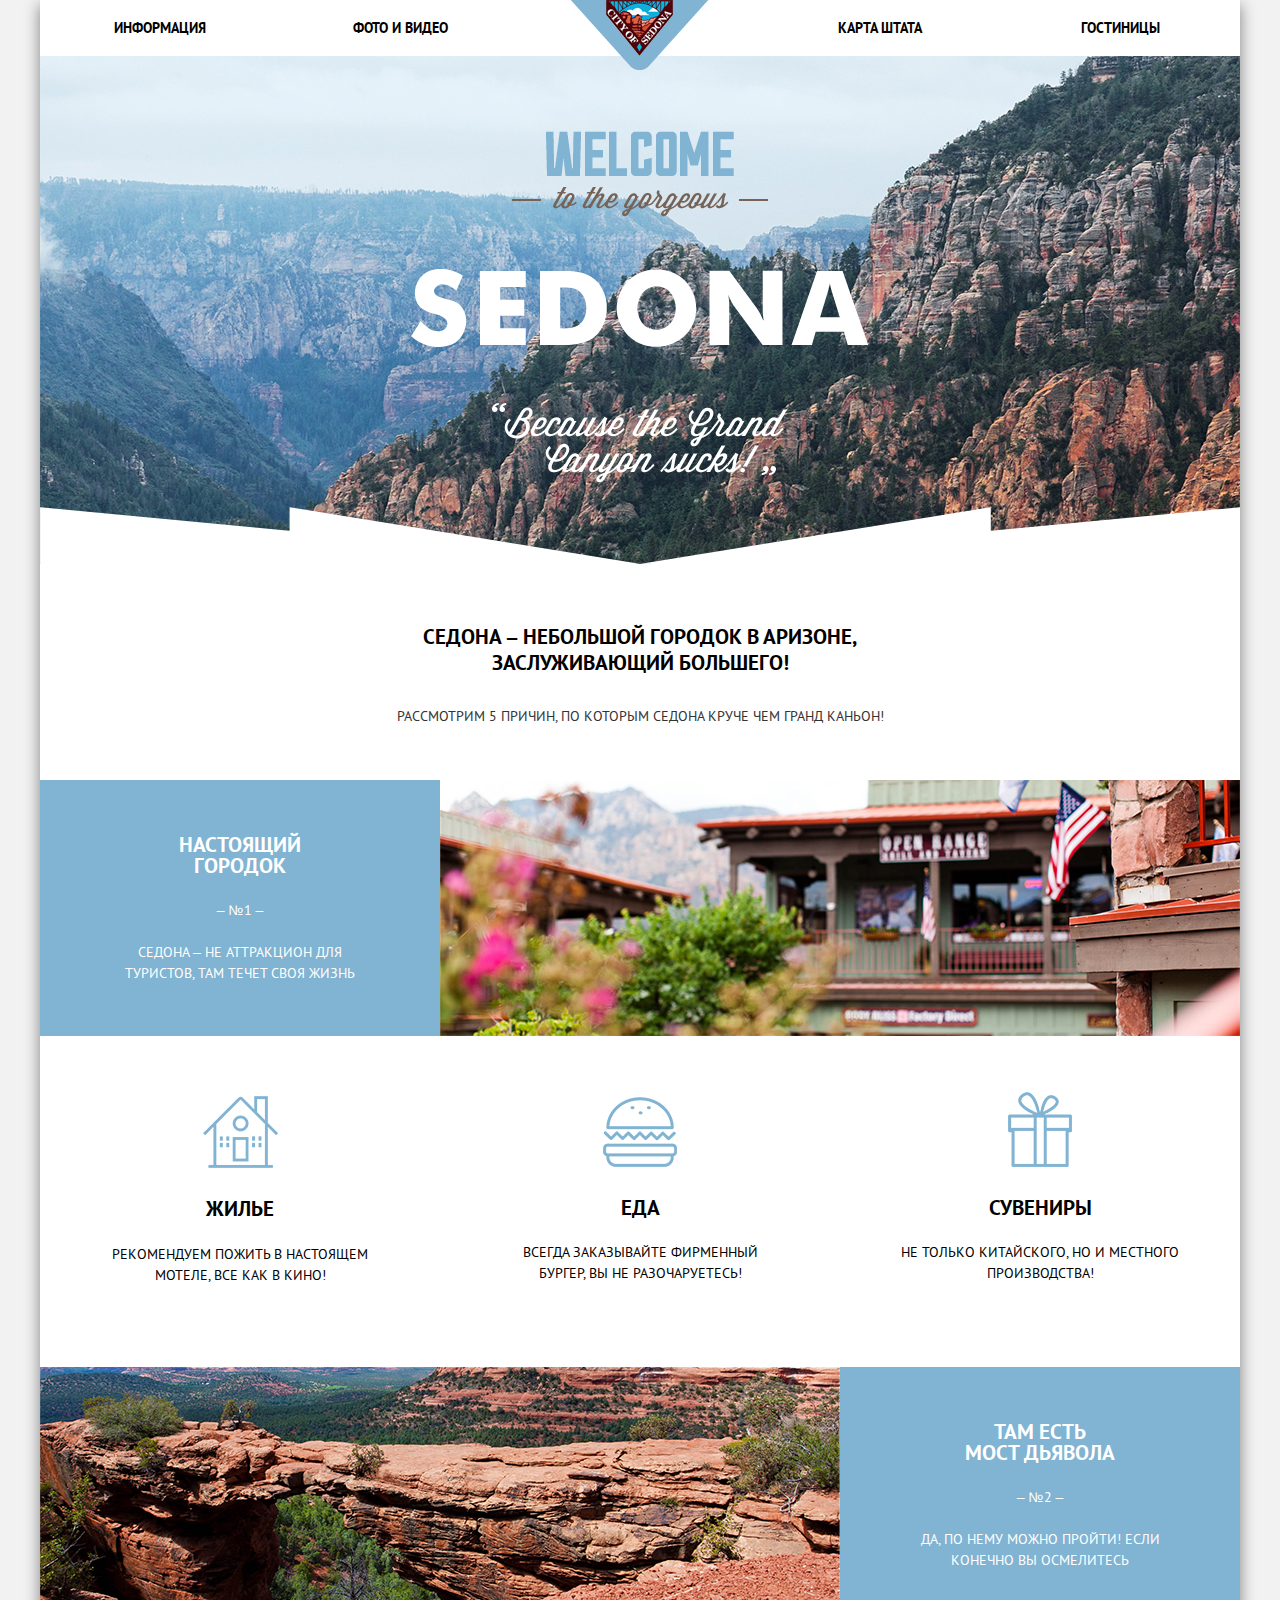
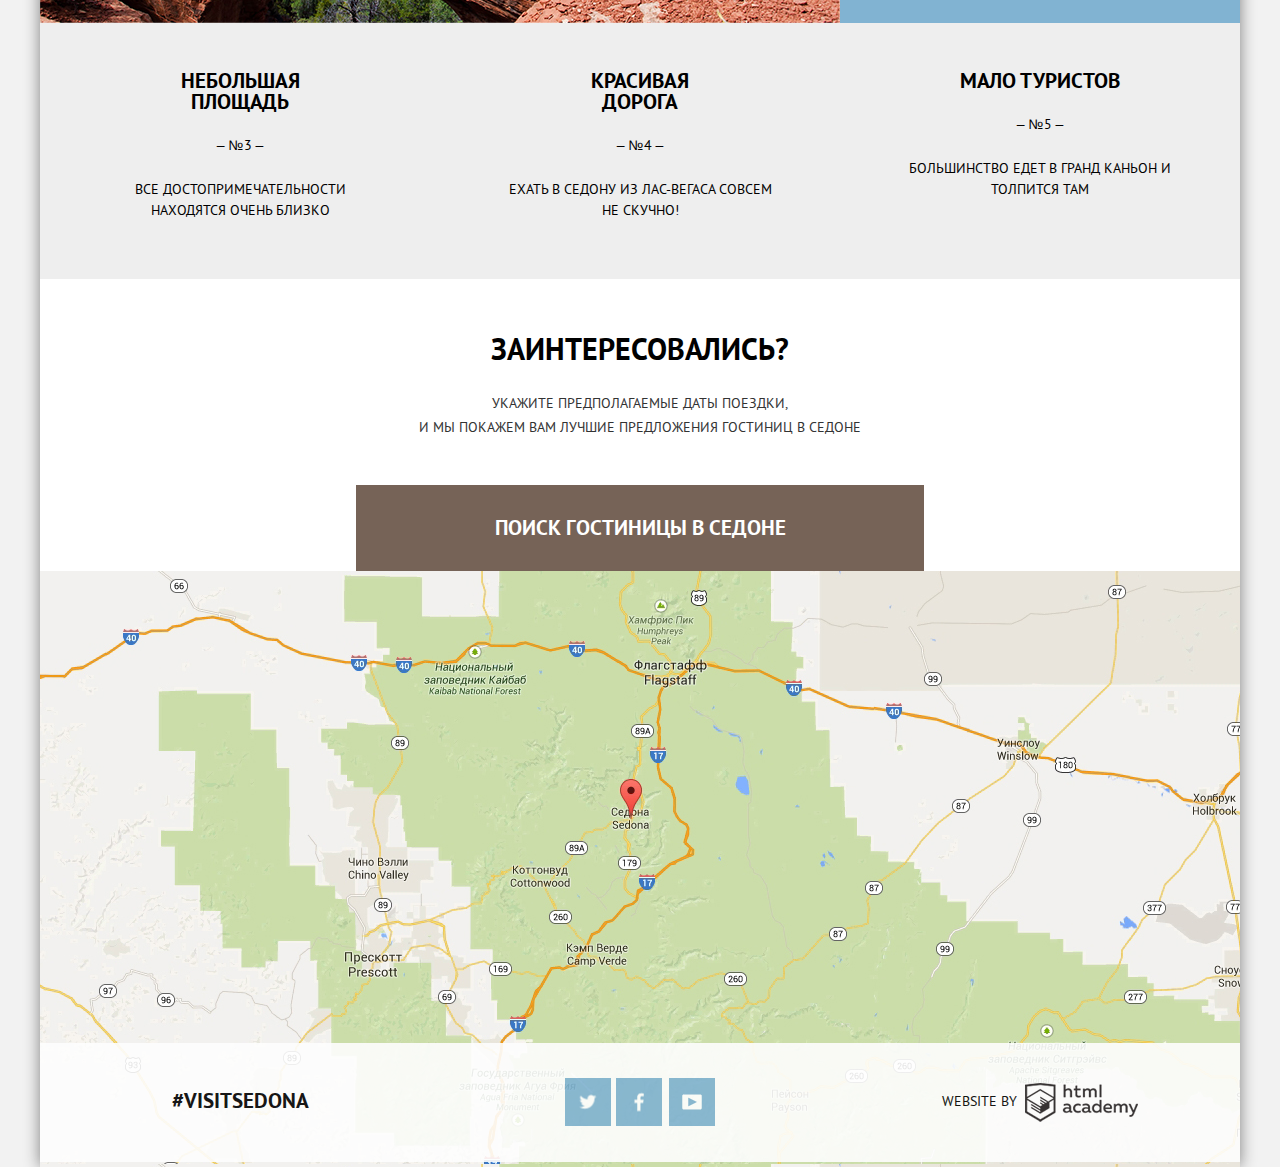
<file: index.html>
<!DOCTYPE html>
<html lang="ru">

<head>
  <meta charset="utf-8">
  <title>Седона - небольшой городок</title>
  <link rel="stylesheet" href="css/normalize.css">
  <link rel="stylesheet" href="css/style_mini.css">

</head>

<body>
  <div class="container">
    <header class="main-header">
      <nav class="main-navigation">
        <ul>
          <li>
            <a href="#">информация</a>
          </li>
          <li>
            <a href="#">фото и видео</a>
          </li>
          <li>
            <a href="#">карта штата</a>
          </li>
          <li>
            <a href="hotels.html">гостиницы</a>
          </li>
        </ul>
      </nav>
      <div class="logo">
        <a href="index.html"><img src="img/logo.png" width="138" height="70" alt="логотип"></a>
      </div>
    </header>


    <section class="intro-image">
      <div class="img-main_text">
        <img src="img/main_text.png" width="458" height="352" alt="центральный текст">
      </div>
      <div class="img-mask">
        <img src="img/mask.png" width="1200" height="57" alt="маска">
      </div>
    </section>

    <section class="intro-text">
      <h2>CЕДОНА – НЕБОЛЬШОЙ ГОРОДОК В АРИЗОНЕ, ЗАСЛУЖИВАЮЩИЙ БОЛЬШЕГО!</h2>
      <h3>рассмотрим 5 причин, по которым седона круче чем гранд каньон!</h3>

    </section>

    <section class="features features-blue">
      <div class="features-item">
        <h2>НАСТОЯЩИЙ ГОРОДОК</h2>
        <span> – №1 – </span>
        <p>седона – не аттракцион для туристов, там течет своя жизнь</p>
      </div>
      <div class="features-image">
        <img src="img/town.jpg" width="800" height="256" alt="фотография седоны 2">
      </div>
    </section>

    <section class="advantages">
      <div class="advantages-item advantages-item-left">
        <img src="img/icons/icon_home.png" width="75" height="72" alt="иконка жилье">
        <h2>ЖИЛЬЕ</h2>
        <p>рекомендуем пожить в настоящем мотеле, все как в кино!</p>
      </div>
      <div class="advantages-item advantages-item-center">
        <img src="img/icons/icon_food.png" width="74" height="70" alt="иконка еда">
        <h2>ЕДА</h2>
        <p>всегда заказывайте фирменный бургер, вы не разочаруетесь!</p>
      </div>
      <div class="advantages-item advantages-item-right">
        <img src="img/icons/icon_present.png" width="64" height="75" alt="иконка сувениры">
        <h2>СУВЕНИРЫ</h2>
        <p>не только китайского, но и местного производства!</p>
      </div>
    </section>

    <section class="features features-blue">
      <div class="features-image">
        <img src="img/bridge.jpg" width="800" height="256" alt="фотография седоны 2">
      </div>
      <div class="features-item features-item-right">
        <h2>ТАМ ЕСТЬ<br> МОСТ ДЬЯВОЛА</h2>
        <span> – №2 – </span>
        <p>да, по нему можно пройти! если конечно вы осмелитесь</p>
      </div>
    </section>

    <section class="features features-grey">
      <div class="features-item">
        <h2>НЕБОЛЬШАЯ ПЛОЩАДЬ</h2>
        <span> – №3 – </span>
        <p>все достопримечательности находятся очень близко</p>
      </div>
      <div class="features-item">
        <h2>КРАСИВАЯ ДОРОГА</h2>
        <span> – №4 – </span>
        <p>ехать в седону из лас-вегаса совсем не скучно!</p>
      </div>
      <div class="features-item">
        <h2>МАЛО ТУРИСТОВ</h2>
        <span> – №5 – </span>
        <p>большинство едет в гранд каньон и толпится там</p>
      </div>
    </section>

    <section class="search">
      <h3>ЗАИНТЕРЕСОВАЛИСЬ?</h3>
      <p>укажите предполагаемые даты поездки,<br> и мы покажем вам лучшие предложения гостиниц в седоне</p>
      <div class="search-box">
        <a href="form.html" class="search-btn">ПОИСК ГОСТИНИЦЫ В СЕДОНЕ</a>
      </div>
    </section>

    <section class="map">
      <div class="modal-content">
        <div class="from">
          <label for="check-in">ДАТА ЗАЕЗДА:</label>
          <input type="text" name="check-in" id="check-in" value="24 АПРЕЛЯ 2017">
          <a href="#" class="calendar"></a>
        </div>

        <div class="to">
          <label for="check-out">ДАТА ВЫЕЗДА:</label>
          <input type="text" name="check-out" id="check-out" value="4 ИЮЛЯ 2017">
          <a href="#" class="calendar"></a>
        </div>

        <div class="guests">
          <div class="guest-adults">
            <label for="adults">ВЗРОСЛЫЕ:</label>
            <button type="button" name="minus" class="minus-btn"></button>
            <input type="text" name="adults" id="adults" value="2" class="input-adults">
            <button type="button" name="minus" class="plus-btn"></button>
          </div>

          <div class="guest-children">
            <label for="children">ДЕТИ:</label>
            <button type="button" name="minus" class="minus-btn minus-btn-right"></button>
            <input type="text" name="children" id="children" value="0" class="input-children">
            <button type="button" name="minus" class="plus-btn"></button>
          </div>
        </div>

        <div class="search-btn-popup">
          <a href="#">НАЙТИ</a>
        </div>

      </div>
      <iframe src="https://www.google.com/maps/embed?pb=!1m18!1m12!1m3!1d104770.38018730543!2d-111.86517855273749!3d34.85435832354931!2m3!1f0!2f0!3f0!3m2!1i1024!2i768!4f13.1!3m3!1m2!1s0x872da132f942b00d%3A0x5548c523fa6c8efd!2z0KHQtdC00L7QvdCwLCDQkNGA0LjQt9C-0L3QsCA4NjMzNiwg0KHQqNCQ!5e0!3m2!1sru!2sru!4v1487014991630"
          width="1200" height="593" allowfullscreen>
        </iframe>
    </section>

    <footer class="main-footer index-footer">
      <section class="footer-hashtag">
        <a href="#">#VISITSEDONA</a>
      </section>

      <section class="footer-social">
        <a class="social-btn social-btn-tw" href="#">Твиттер</a>
        <a class="social-btn social-btn-fb" href="#">Фейсбук</a>
        <a class="social-btn social-btn-yt" href="#">Ютуб</a>
      </section>
      <section class="footer-copyright">
        <span>WEBSITE BY</span>
        <a class="btn-academy" href="https://htmlacademy.ru">
          <!-- <img src="img/academy.png" width="113" height="39" alt="academy">-->
        </a>
      </section>
    </footer>

  </div>
  <script src="js/script_mini.js"></script>
</body>

</html>
</file>
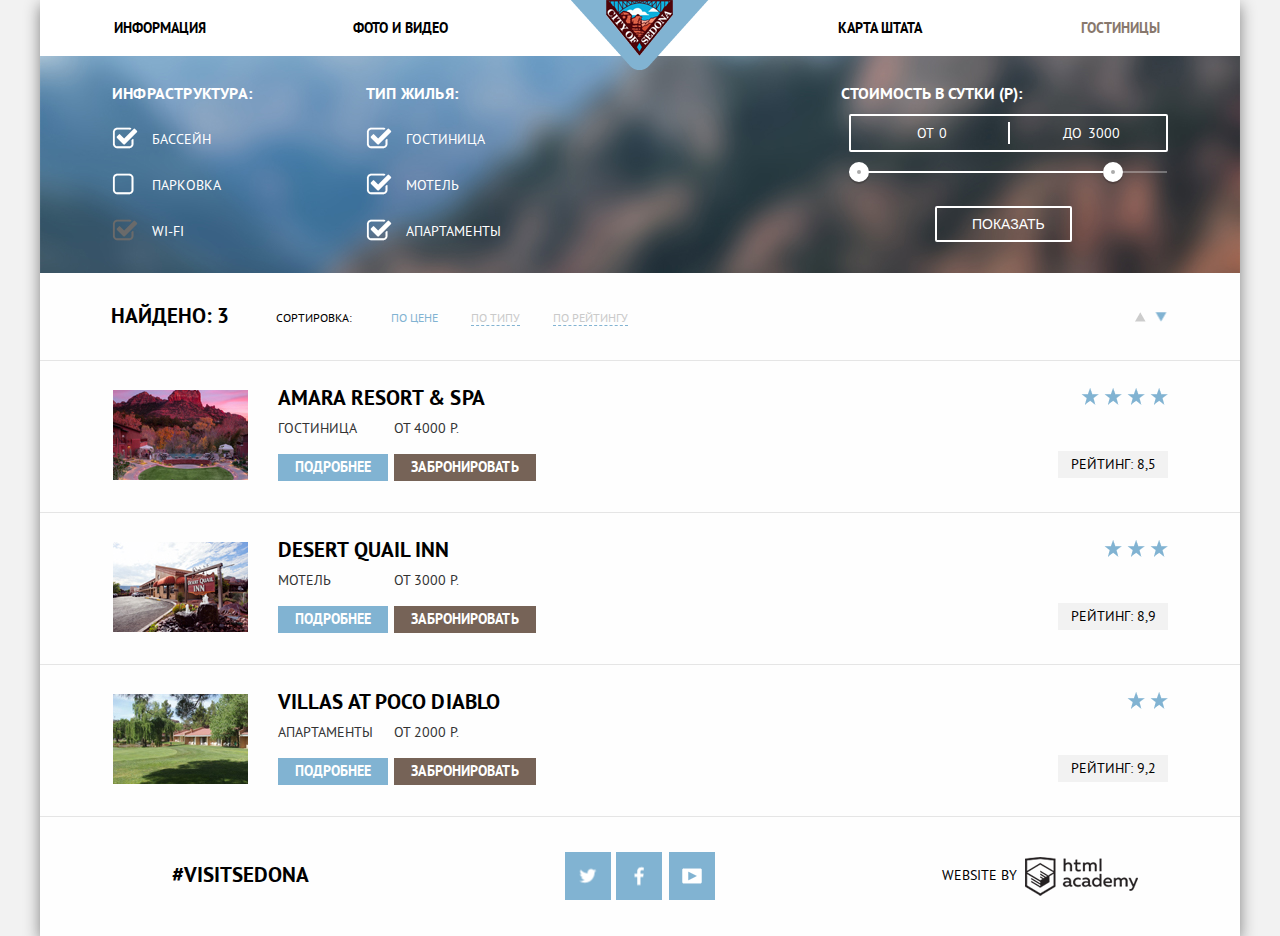
<file: hotels.html>
<!DOCTYPE html>
<html>

<head>
  <meta charset="utf-8">
  <title>Седона - небольшой городок</title>
  <link rel="stylesheet" href="css/normalize.css">
  <link rel="stylesheet" href="css/style_mini.css">
</head>

<body>
  <div class="container">
    <header class="main-header">
      <nav class="main-navigation hotels-navigation">
        <ul>
          <li>
            <a href="#">информация</a>
          </li>
          <li>
            <a href="#">фото и видео</a>
          </li>
          <li>
            <a href="#">карта штата</a>
          </li>
          <li class="active-page">
            <a href="hotels.html">гостиницы</a>
          </li>
        </ul>
      </nav>
      <div class="logo">
        <a href="index.html"><img src="img/logo.png" width="138" height="70" alt="логотип"></a>
      </div>
    </header>

    <form class="sort-form" action="https://echo.htmlacademy.ru" method="get">
      <div class="sort-item sort-item-left">
        <h2>ИНФРАСТРУКТУРА:</h2>
        <input type="checkbox" id="ch1" checked>
        <label for="ch1">БАССЕЙН</label>
        <input type="checkbox" id="ch2">
        <label for="ch2">ПАРКОВКА</label>
        <input type="checkbox" id="ch3" disabled>
        <label for="ch3">WI-FI</label>
      </div>

      <div class="sort-item sort-item-right">
        <h2>ТИП ЖИЛЬЯ:</h2>
        <input type="checkbox" id="ch4" checked>
        <label for="ch4" class="label-right">ГОСТИНИЦА</label>
        <input type="checkbox" id="ch5" checked>
        <label for="ch5">МОТЕЛЬ</label>
        <input type="checkbox" id="ch6" checked>
        <label for="ch6">АПАРТАМЕНТЫ</label>
      </div>

      <div class="filter-range">
        <div class="filter-range-title">Стоимость в сутки (р):</div>
        <div class="price-controls">
          <label class="min-price">от <input type="text" name="min-price" value="0"></label>
          <label class="max-price">до <input type="text" name="max-price" value="3000"></label>

        </div>
        <div class="range-controls">
          <div class="scale">
            <div class="bar"></div>
          </div>
          <div class="range-toggle range-toggle-min"></div>
          <div class="range-toggle range-toggle-max"></div>
        </div>
        <button class="btn-transparent" type="submit">Показать</button>
      </div>
    </form>


    <div class="results-navigation">

      <h3 class="search-results">НАЙДЕНО: 3</h3>
      <span class="search-results-small">СОРТИРОВКА:</span>

      <ul class="results-navigation-type">
        <li class="active-link">
          <a href="#">ПО ЦЕНЕ</a>
        </li>
        <li>
          <a href="#">ПО ТИПУ</a>
        </li>
        <li>
          <a href="#">ПО РЕЙТИНГУ</a>
        </li>
      </ul>

      <ul class="results-navigation-side">
        <li class="up">
          <a href="#">up</a>
        </li>
        <li class="down">
          <a href="#">down</a>
        </li>
      </ul>

    </div>

    <section class="results-line">

      <article class="hotel">

        <div class="hotel-preview">
          <img src="img/hotel1.jpg" width="135" height="90" alt="Hotel preview">
        </div>

        <div class="hotel-description">
          <h1><a href="#">AMARA RESORT & SPA</a></h1>
          <div class="hotel-info">
            <span>ГОСТИНИЦА</span>
            <a href="#">ПОДРОБНЕЕ</a>
          </div>
          <div class="hotel-book">
            <span>ОТ 4000 Р.</span>
            <a href="#">ЗАБРОНИРОВАТЬ</a>
          </div>
        </div>

        <div class="rating-line">
          <div class="star">
            <i></i>
            <i></i>
            <i></i>
            <i></i>
          </div>
          <span>Рейтинг: 8,5</span>
        </div>

      </article>


      <article class="hotel">
        <div class="hotel-preview">
          <img src="img/hotel2.jpg" width="135" height="90" alt="Hotel preview">
        </div>
        <div class="hotel-description">
          <h1><a href="#">DESERT QUAIL INN</a></h1>
          <div class="hotel-info">
            <span>МОТЕЛЬ</span>
            <a href="#">ПОДРОБНЕЕ</a>
          </div>
          <div class="hotel-book">
            <span>ОТ 3000 Р.</span>
            <a href="#">ЗАБРОНИРОВАТЬ</a>
          </div>
        </div>
        <div class="rating-line">
          <div class="star">
            <i></i>
            <i></i>
            <i></i>
          </div>
          <span>Рейтинг: 8,9</span>
        </div>
      </article>


      <article class="hotel hotel-3">
        <div class="hotel-preview">
          <img src="img/hotel3.jpg" width="135" height="90" alt="Hotel preview">
        </div>
        <div class="hotel-description">
          <h1><a href="#">VILLAS AT POCO DIABLO</a></h1>
          <div class="hotel-info">
            <span>АПАРТАМЕНТЫ</span>
            <a href="#">ПОДРОБНЕЕ</a>
          </div>
          <div class="hotel-book">
            <span>ОТ 2000 Р.</span>
            <a href="#">ЗАБРОНИРОВАТЬ</a>
          </div>
        </div>
        <div class="rating-line">
          <div class="star">
            <i></i>
            <i></i>
          </div>
          <span>Рейтинг: 9,2</span>
        </div>
      </article>

    </section>

    <footer class="main-footer">
      <section class="footer-hashtag">
        <a href="#">#VISITSEDONA</a>
      </section>
      <section class="footer-social">
        <a class="social-btn social-btn-tw" href="#">Твиттер</a>
        <a class="social-btn social-btn-fb" href="#">Фейсбук</a>
        <a class="social-btn social-btn-yt" href="#">Ютуб</a>
      </section>
      <section class="footer-copyright">
        <span>WEBSITE BY</span>
        <a class="btn-academy" href="https://htmlacademy.ru"></a>
      </section>
    </footer>

  </div>

</body>

</html>
</file>
<file: css/style_mini.css>
*{box-sizing:border-box}.container{width:1200px;margin:0 auto;box-shadow:0 5px 15px grey;position:relative}img{max-width:100%;height:auto}body{font-family:PTSans,"Arial",sans-serif;text-transform:uppercase;background-color:#f2f2f2}@font-face{font-family:"PTSans";src:url(../fonts/ptsansbold.woff2) format("woff2"),url(../fonts/ptsansbold.woff) format("woff");font-weight:700}@font-face{font-family:"PTSans";src:url(../fonts/ptsans.woff) format("woff"),url(../fonts/ptsans.woff2) format("woff2");font-weight:400}.main-header{background-color:#fff}.main-navigation ul{padding-left:0;padding-top:15px;padding-bottom:15px;font-size:0}.main-navigation li{display:inline-block;width:240px;text-align:center;font-size:14px;line-height:26px;font-weight:700;vertical-align:top}.main-navigation a{text-decoration:none;color:#000}.main-navigation a:hover{color:#81b3d2}.main-navigation a:active{color:#b2b2b2}.main-navigation li:nth-child(2){margin-right:240px}.active-page a{color:#88786d}.active-page a:hover{color:#88786d}.logo{position:absolute;top:0;left:50%;-webkit-transform:translateX(-50%);transform:translateX(-50%)}.intro-image{display:block;width:1200px;height:508px;background-image:url(../img/background_photo.jpg);background-color:#e4f1f9;background-position:0 -55px}.img-main_text{position:relative;margin-left:371px;top:75px}.img-mask{position:relative;top:96px}.advantages{width:100%;font-size:0;background-color:#fff;padding-top:55px;padding-bottom:81px}.advantages-item-left img{padding-top:5px}.advantages-item-center img{padding-top:5px}.advantages-item{display:inline-block;width:400px;text-align:center;font-size:12px;vertical-align:middle}.advantages-item h2{padding-top:27px;margin:0;font-size:21px;line-height:21px;font-weight:700;color:#000}.advantages-item p{font-size:14px;line-height:21px;color:#000}.advantages-item-left p{padding:0 70px;margin:0;padding-top:25px}.advantages-item-center p{display:block;margin:0;padding:0 58px;padding-top:24px}.advantages-item-right p{padding:0 60px;margin:0;padding-top:24px}.intro-text{width:100%;display:inline-block;text-align:center;padding-top:43px;padding-bottom:37px;background-color:#fff;vertical-align:top}.intro-text h2{font-size:21px;line-height:26px;color:#000;font-weight:700;padding:0 300px}.intro-text h3{font-size:14px;font-weight:400;line-height:26px;color:#333;padding-top:9px}.features{width:100%;font-size:0}.features-blue{background-color:#81b3d2}.features-grey{background-color:#eee;vertical-align:middle;padding-top:30px;padding-bottom:58px}.features-image{display:inline-block;width:800px;vertical-align:middle}.features-item{display:inline-block;width:400px;text-align:center;vertical-align:top}.features-item p{padding:0 62px}.features-item-right p{padding:0 48px}.features-blue p{display:block;margin-top:21px}.features-blue span{display:block;margin-top:24px}.features-blue .features-item{padding-top:50px}.features-blue h2{font-size:21px;line-height:21px;font-weight:700;color:#fff;padding:0 95px;margin:0;padding-top:4px}.features-blue span,.features-blue p{font-size:14px;line-height:21px;color:#fff}.features-grey h2{font-size:21px;line-height:21px;color:#000;padding:0 120px;padding-top:17px;margin:0}.features-grey span,.features-grey p{display:block;font-size:14px;line-height:21px;color:#000;padding-top:23px;margin:0}.search{width:100%;text-align:center;padding-top:60px;background-color:#fff}.search h3{font-size:30px;line-height:20px;font-weight:700;color:#000;margin:0}.search p{display:block;font-size:14px;line-height:24px;font-weight:400;color:#333;margin:0;padding-top:32px}.search a{display:inline-block;vertical-align:top;margin:0;width:568px;padding:30px 0;font-size:21px;line-height:26px;font-weight:700;text-decoration:none;color:#fff;background-color:#766357;margin-top:46px}.map{display:block;width:1200px;background-image:url(../img/map.jpg)}.map iframe{border:none}.modal-content{position:absolute;display:block;width:568px;background-color:#fff;margin-left:316px;font-size:14px;font-weight:700;display:none}.modal-content-show{display:block;animation:bounce .6s}@keyframes bounce{0%{transform:translateY(-2000px)}70%{transform:translateY(30px)}90%{transform:translateY(-10px)}100%{transform:translateY(0)}}.from{display:block;margin-left:55px;text-align:left;padding-top:55px;position:relative}.from input{background-color:#f2f2f2;border:0;font-size:14px;font-weight:700;display:inline-block;padding:11px;margin-left:22px;width:344px;vertical-align:middle}.from input:hover{background:#ebebeb}.from input:focus{background:#fff}.from a::before{content:"";position:absolute;top:74px;left:439px;-webkit-transform:translate(-50%,-50%);transform:translate(-50%,-50%);background-image:url(../img/sprite.png);background-repeat:no-repeat;width:21px;height:22px;background-position:-274px -10px}.to{display:block;margin-left:55px;text-align:left;padding-top:29px;position:relative}.to input{background-color:#f2f2f2;border:0;font-size:14px;font-weight:700;display:inline-block;vertical-align:middle;padding:11px;margin-left:19px;width:343px}.to input:hover{background:#ebebeb}.to input:focus{background:#fff}.to a::before{content:"";position:absolute;top:48px;left:438px;-webkit-transform:translate(-50%,-50%);transform:translate(-50%,-50%);background-image:url(../img/sprite.png);background-repeat:no-repeat;width:21px;height:22px;background-position:-274px -10px}.to a:hover::before,.from a:hover::before{width:21px;height:22px;background-position:-356px -10px}.to a:active::before,.from a:active::before{width:21px;height:22px;background-position:-315px -10px}.guests{display:inline-block;vertical-align:middle;margin-left:55px;padding-top:30px;font-size:0}.guest-adults{display:inline-block;vertical-align:middle;font-size:0}.guest-adults label{display:inline-block;vertical-align:middle;font-size:14px;font-weight:700;margin-right:43px}.minus-btn{border:0;background-color:#f2f2f2;display:inline-block;vertical-align:middle;width:38px;height:38px;padding:0;font-size:0;position:relative}.minus-btn::before{content:"";position:absolute;top:20px;left:18px;-webkit-transform:translate(-50%,-50%);transform:translate(-50%,-50%);background-image:url(../img/sprite.png);background-repeat:no-repeat;width:12px;height:3px;background-position:-690px -10px}.minus-btn:hover::before{width:12px;height:3px;background-position:-754px -10px}.minus-btn:active::before{width:12px;height:3px;background-position:-722px -10px}.minus-btn-right{margin-left:27px}.plus-btn{border:0;background-color:#f2f2f2;display:inline-block;width:38px;font-size:0;height:38px;position:relative;vertical-align:middle}.plus-btn::before{content:"";position:absolute;top:20px;left:19px;-webkit-transform:translate(-50%,-50%);transform:translate(-50%,-50%);background-image:url(../img/sprite.png);background-repeat:no-repeat;width:11px;height:11px;background-position:-786px -10px}.plus-btn:hover::before{width:11px;height:11px;background-position:-848px -10px}.plus-btn:active::before{width:11px;height:11px;background-position:-817px -10px}.input-adults{display:inline-block;width:38px;background-color:#f2f2f2;border:0;font-size:14px;line-height:14px;font-weight:700;padding:11px 0;padding-left:15px;vertical-align:middle}.guest-children{display:inline-block;vertical-align:middle;margin-left:52px;font-size:0;position:relative}.guest-children label{display:inline-block;font-size:14px;font-weight:700;vertical-align:middle}.input-children{display:inline-block;vertical-align:middle;width:50px;background-color:#f2f2f2;border:0;padding:11px 0;display:inline-block;width:38px;background-color:#f2f2f2;border:0;font-size:14px;line-height:14px;font-weight:700;padding:11px 0;padding-left:15px;vertical-align:middle}.plus-children{border:0;background-color:#f2f2f2;display:inline-block;vertical-align:middle;width:38px;font-size:0;height:38px}.search-btn-popup{display:block;width:458px;background-color:#81b3d2;text-align:center;margin:53px 55px 54px}.search-btn-popup:hover{background-color:#669ec0}.search-btn-popup:active{background-color:#5496bd}.search-btn-popup a{font-size:21px;line-height:26px;font-weight:700;color:#fff;text-decoration:none;padding-top:15px;display:block;padding-bottom:18px}.index-footer{position:relative;margin-top:-124px;background-color:#f9fbf6;opacity:.9;padding-top:35px;padding-bottom:36px}.main-footer{display:block;width:1200px;text-align:center;font-size:0;padding-top:35px;padding-bottom:36px;background-color:#fefefe}.footer-hashtag,.footer-social,.footer-copyright{width:400px;display:inline-block;vertical-align:top;font-size:12px}.footer-hashtag{font-size:21px;line-height:26px;font-weight:700;padding-top:10px}.footer-hashtag a{text-decoration:none;color:#000}.footer-social a{text-decoration:none}.social-btn-fb{margin-left:2px;margin-right:4px}.social-btn{display:inline-block;width:46px;height:48px;font-size:0;vertical-align:top;background-color:#81b3d2;position:relative}.social-btn:hover{background-color:#669ec0}.social-btn:active{background-color:#5496bd}.social-btn::before{content:"";position:absolute;top:50%;left:50%;-webkit-transform:translate(-50%,-50%);transform:translate(-50%,-50%);background-image:url(../img/sprite.png);background-repeat:no-repeat}.social-btn-tw::before{width:17px;height:15px;background-position:-613px -10px}.social-btn-tw:active::before{background-image:url(../img/sprite_1.png);width:17px;height:15px;background-position:-439px -10px}.social-btn-fb::before{width:10px;height:19px;background-position:-583px -10px}.social-btn-fb:active::before{background-image:url(../img/sprite_1.png);width:10px;height:19px;background-position:-409px -10px}.social-btn-yt::before{width:20px;height:16px;background-position:-650px -10px}.social-btn-yt:active::before{background-image:url(../img/sprite_1.png);width:20px;height:16px;background-position:-476px -10px}.footer-copyright{color:#000;vertical-align:top;padding-top:5px}.footer-copyright span{display:inline-block;font-size:14px;line-height:26px;color:#000;vertical-align:top;margin-top:5px;margin-right:5px}.btn-academy{display:inline-block;vertical-align:top;width:113px;height:39px;background-position:-10px -10px;background-image:url(../img/sprite_1.png)}.btn-academy:hover{width:113px;height:39px;background-position:-276px -10px;background-image:url(../img/sprite_1.png)}.btn-academy:active{width:113px;height:39px;background-position:-143px -10px;background-image:url(../img/sprite_1.png)}.sort-form{background-image:url(../img/background_hotels.jpg);background-color:#739dc3;padding-top:27px;padding-bottom:31px;text-align:center;background-position:0 -55px}.sort-form h2{margin:0}.ch4{padding-left:43px}input[type="checkbox"]{display:none}input[type="checkbox"] + label{display:block;margin-top:25px;line-height:21px;padding-left:40px;position:relative;cursor:pointer}input[type="checkbox"] + label::before{content:"";display:block;position:absolute;top:-2px;left:0;background-image:url(../img/sprite.png);background-repeat:no-repeat;width:22px;height:22px;background-position:-148px -10px}input[type="checkbox"]:checked + label::before{content:"";position:absolute;top:-2px;left:0;background-image:url(../img/sprite.png);background-repeat:no-repeat;width:26px;height:22px;background-position:-10px -10px}input[type="checkbox"]:disabled + label::before{content:"";position:absolute;top:-2px;left:0;background-image:url(../img/sprite.png);background-repeat:no-repeat;width:26px;height:22px;background-position:-56px -10px}.sort-item label{font-size:14px;line-height:21px;color:#fff;font-weight:400}.sort-item{display:inline-block;width:250px;text-align:left;vertical-align:top;font-size:12px;padding-left:31px}.sort-item h2{font-size:16px;line-height:21px;color:#fff;font-weight:700;letter-spacing:.2px}.sort-item li{font-size:14px;line-height:21px;color:#fff}.filter-range{display:inline-block;vertical-align:middle;width:330px;margin-left:260px;margin-right:20px;color:#fff;text-transform:uppercase}.filter-range-title{margin-bottom:10px;margin-left:-8px;font-weight:600;font-size:16px;line-height:21px;text-align:left}.price-controls{box-sizing:content-box;position:relative;height:34px;margin-bottom:19px;font-size:0;border:2px solid #fff;border-radius:2px;width:315px}.price-controls::after{content:"";position:absolute;top:50%;left:50%;width:2px;height:22px;background:#fff;-webkit-transform:translate(-50%,-50%);transform:translate(-50%,-50%)}.price-controls label{font-size:14px;line-height:33px;cursor:pointer}.price-controls .min-price,.price-controls .max-price{width:90px;padding-left:56px}.price-controls input{width:70px;margin:0;color:inherit;font:inherit;background:none;border:none}.range-controls{position:relative;margin-bottom:33px;width:318px}.range-controls .scale{height:2px;background:rgba(255,255,255,0.3)}.range-controls .bar{width:80%;height:2px;background:#fff}.range-toggle{box-sizing:content-box;position:absolute;top:-9px;width:4px;height:4px;background:#ababab;border:8px solid #fff;border-radius:50%;box-shadow:0 2px 1px 0 rgba(0,1,1,0.2);cursor:pointer}.range-toggle:hover{background:#1c4f80}.range-toggle-min{left:0}.range-toggle-max{left:80%}.btn-transparent{display:block;padding:6px 35px;font-size:14px;line-height:20px;color:#fff;text-transform:uppercase;background:transparent;border:2px solid #fff;border-radius:2px;cursor:pointer;margin-left:86px;width:137px}.btn-transparent:hover{color:#000;background:#fff}.results-navigation{font-size:0;padding-top:28px;padding-bottom:31px;background-color:#fefefe;vertical-align:top}.search-results{width:215px;display:inline-block;text-align:center;vertical-align:middle;font-size:12px;margin:0}.results-navigation h3{font-size:21px;line-height:26px;color:#000;font-weight:700;vertical-align:top;padding-left:45px;padding-top:2px}.search-results-small{width:75px;display:inline-block;text-align:center;vertical-align:top;font-size:12px;padding-left:21px;padding-top:8px}.results-navigation span{font-size:12px;line-height:18px;color:#000}.results-navigation ul{margin:0}.results-navigation li:nth-child(2),.results-navigation li:nth-child(3){color:#81b3d2}.results-navigation li{display:inline-block;vertical-align:middle;font-size:12px;line-height:18px;color:#81b3d2}.results-navigation-type{width:803px;display:inline-block;text-align:left;vertical-align:top;font-size:12px;padding-top:8px;padding-left:31px}.results-navigation-type a{list-style:none;text-decoration:none;color:#cacaca;border-bottom:1px dashed #81b3d2;margin-left:30px}.results-navigation-type a:hover{color:#92bdd8;border-bottom:1px dashed #81b3d2}.results-navigation-type a:active{text-decoration:none;color:#000;border-bottom:0}.results-navigation-side{width:107px;display:inline-block;text-align:center;vertical-align:top;font-size:12px;padding:0;padding-top:8px;padding-right:69px}.active-link a{text-decoration:none;color:#81b3d2;border-bottom:0}.up a,.down a{display:inline-block;width:15px;height:15px;font-size:0;vertical-align:top;position:relative}.up a::before,.down a::before{content:"";position:absolute;top:50%;left:50%;-webkit-transform:translate(-50%,-50%);transform:translate(-50%,-50%);background-image:url(../img/sprite.png);background-repeat:no-repeat}.up a::before{width:11px;height:10px;background-position:-490px -10px;padding-right:5px}.up a:hover::before{width:11px;height:10px;background-position:-552px -10px}.up a:active::before{width:11px;height:10px;background-position:-521px -10px}.down a::before,.down a:hover::before,.down a:active::before{width:11px;height:10px;background-position:-428px -10px}.hotel{width:1200px;font-size:0;padding-top:24px;padding-bottom:31px;border-top:1px solid #e5e5e5;background-color:#fefefe;display:-webkit-box;display:-ms-flexbox;display:flex}.hotel-3{border-bottom:1px solid #e5e5e5}.rating-line img{display:inline-block;vertical-align:middle;margin-left:3px}.star i::after{content:"";display:inline-block;vertical-align:middle;background-image:url(../img/sprite_1.png);width:18px;height:17px;background-position:-516px -10px}.hotel-preview,.hotel-description,.rating-line{display:inline-block;vertical-align:top;font-size:0}.hotel-preview{width:220px;text-align:center;padding-left:60px;padding-top:5px}.hotel-description{width:780px;text-align:left;vertical-align:top;padding-left:18px}.hotel-description a{text-decoration:none;font-size:21px;line-height:26px;font-weight:700;color:#000;letter-spacing:.1px}.hotel-description a:hover{color:#81b3d2}.hotel-description a:active{color:#b2b2b2}.hotel-description span{font-size:14px;line-height:21px;color:#333}.hotel-info a{display:block;text-align:center;background-color:#81b3d2;color:#fff;width:110px;font-size:14px;line-height:21px;margin-top:15px;padding:3px;font-weight:700}.hotel-info a:hover{background-color:#669ec0;color:#fff}.hotel-info a:active{background-color:#5496bd;color:#88b6d1}.hotel-book a{display:block;text-align:center;background-color:#766357;color:#fff;width:142px;font-size:14px;line-height:21px;margin-top:15px;padding:3px;font-weight:700}.hotel-book a:hover{background-color:#604e43;color:#fff}.hotel-book a:active{background-color:#503e33;color:#857871}.rating-line{display:inline-block;vertical-align:top;width:200px;text-align:right;font-size:12px;padding-right:72px;padding-top:3px}.rating-line span{display:inline-block;vertical-align:top;width:110px;background-color:#f2f2f2;text-align:center;font-size:14px;line-height:21px;margin-top:46px;padding:3px}.hotel-info{display:inline-block;vertical-align:top;width:110px;padding-top:7px}.hotel-book{display:inline-block;vertical-align:top;width:142px;margin-left:6px;padding-top:7px}.sprite{background-image:url(spritesheet.png);background-repeat:no-repeat;display:block}.star{letter-spacing:2px}.sprite-chbox-checked{width:26px;height:22px;background-position:-10px -10px}.sprite-chbox-checked-block{width:26px;height:22px;background-position:-56px -10px}.sprite-chbox-checked-focus{width:26px;height:22px;background-position:-102px -10px}.sprite-chbox-unchecked{width:22px;height:22px;background-position:-148px -10px}.sprite-chbox-unchecked-block{width:22px;height:22px;background-position:-190px -10px}.sprite-chbox-unchecked-focus{width:22px;height:22px;background-position:-232px -10px}.sprite-clnd{width:21px;height:22px;background-position:-274px -10px}.sprite-clnd-active{width:21px;height:22px;background-position:-315px -10px}.sprite-clnd-focus{width:21px;height:22px;background-position:-356px -10px}.sprite-filter-down{width:11px;height:10px;background-position:-397px -10px}.sprite-filter-down-active{width:11px;height:10px;background-position:-428px -10px}.sprite-filter-down-focus{width:11px;height:10px;background-position:-459px -10px}.sprite-filter-up{width:11px;height:10px;background-position:-490px -10px}.sprite-filter-up-active{width:11px;height:10px;background-position:-521px -10px}.sprite-filter-up-focus{width:11px;height:10px;background-position:-552px -10px}.sprite-icon_facebook{width:10px;height:19px;background-position:-583px -10px}.sprite-icon_twitter{width:17px;height:15px;background-position:-613px -10px}.sprite-icon_youtube{width:20px;height:16px;background-position:-650px -10px}.sprite-minus{width:12px;height:3px;background-position:-690px -10px}.sprite-minus-active{width:12px;height:3px;background-position:-722px -10px}.sprite-minus-focus{width:12px;height:3px;background-position:-754px -10px}.sprite-plus{width:11px;height:11px;background-position:-786px -10px}.sprite-plus-active{width:11px;height:11px;background-position:-817px -10px}.sprite-plus-focus{width:11px;height:11px;background-position:-848px -10px}.sprite{background-image:url(spritesheet.png);background-repeat:no-repeat;display:block}.sprite-academy{width:113px;height:39px;background-position:-10px -10px}.sprite-academy-active{width:113px;height:39px;background-position:-143px -10px}.sprite-academy-focus{width:113px;height:39px;background-position:-276px -10px}.sprite-icon_facebook_opacity{width:10px;height:19px;background-position:-409px -10px}.sprite-icon_twitter_opacity{width:17px;height:15px;background-position:-439px -10px}.sprite-icon_youtube_opacity{width:20px;height:16px;background-position:-476px -10px}.sprite-star{width:18px;height:17px;background-position:-516px -10px}
</file>
